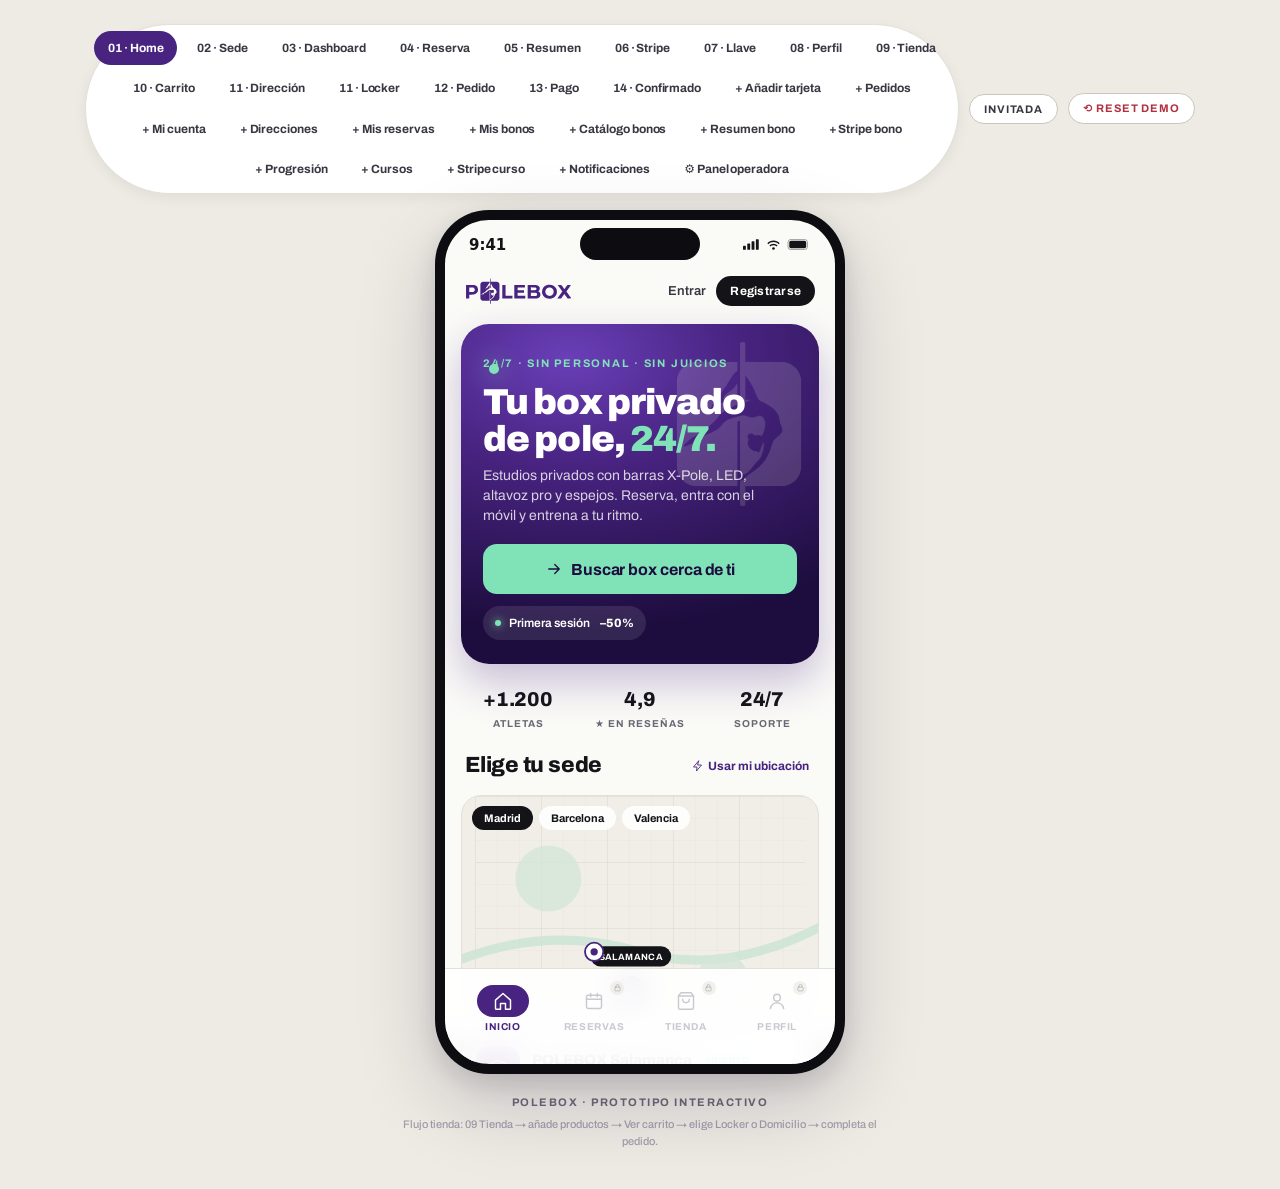
<file: index.html>
<!doctype html>
<html lang="es">
<head>
<meta charset="utf-8"/>
<meta name="viewport" content="width=device-width, initial-scale=1"/>
<title>POLEBOX · Prototipo</title>
<link rel="stylesheet" href="colors_and_type.css"/>
<style>
  html, body { margin: 0; padding: 0; background: #EDEBE3; }
  #root { min-height: 100vh; }
  button:focus-visible { outline: 2px solid #482380; outline-offset: 2px; }
  *::-webkit-scrollbar { width: 0; height: 0; }
</style>
<!-- Dependencias vendorizadas (react@18.3.1, react-dom@18.3.1, @babel/standalone@7.29.0):
     la demo funciona offline y sin depender de un CDN en runtime. -->
<script src="vendor/react.development.js"></script>
<script src="vendor/react-dom.development.js"></script>
<script src="vendor/babel.min.js"></script>
</head>
<body>
<div id="root"></div>
<!-- Capa de datos + utilidades (JS plano, sin JSX): única fuente de verdad de catálogos -->
<script src="utils.js"></script>
<script src="data/venues.js"></script>
<script src="data/products.js"></script>
<script src="data/bonos.js"></script>
<script src="data/courses.js"></script>
<script type="text/babel" src="components/Atoms.jsx"></script>
<script type="text/babel" src="components/Screen1Home.jsx"></script>
<script type="text/babel" src="components/Screen2Dashboard.jsx"></script>
<script type="text/babel" src="components/Screen3Book.jsx"></script>
<script type="text/babel" src="components/ScreenCheckout.jsx"></script>
<script type="text/babel" src="components/ScreenStripe.jsx"></script>
<script type="text/babel" src="components/ScreenCursos.jsx"></script>
<script type="text/babel" src="components/Screen4Key.jsx"></script>
<script type="text/babel" src="components/Screen5Profile.jsx"></script>
<script type="text/babel" src="components/ProfileSubScreens.jsx"></script>
<script type="text/babel" src="components/ScreenAddPayment.jsx"></script>
<script type="text/babel" src="components/AuthWall.jsx"></script>
<script type="text/babel" src="components/ScreenStore.jsx"></script>
<script type="text/babel" src="components/ScreenStoreCart.jsx"></script>
<script type="text/babel" src="components/ScreenStoreAddress.jsx"></script>
<script type="text/babel" src="components/ScreenStorePickup.jsx"></script>
<script type="text/babel" src="components/ScreenStoreOrder.jsx"></script>
<script type="text/babel" src="components/ScreenStorePayment.jsx"></script>
<script type="text/babel" src="components/ScreenStoreConfirm.jsx"></script>
<script type="text/babel" src="components/ScreenSelectSede.jsx"></script>
<script type="text/babel" src="components/ScreenBonos.jsx"></script>
<script type="text/babel" src="components/ScreenMisBonos.jsx"></script>
<script type="text/babel" src="components/ScreenGamificacion.jsx"></script>
<script type="text/babel" src="components/ScreenMisReservas.jsx"></script>
<script type="text/babel" src="components/ScreenValoracion.jsx"></script>
<script type="text/babel" src="components/ScreenNotificaciones.jsx"></script>
<script type="text/babel" src="components/ScreenOperadora.jsx"></script>
<script type="text/babel" src="App.jsx"></script>
</body>
</html>
</file>
<file: colors_and_type.css>
/* ============================================================
   POLEBOX — Colors & Type tokens
   Light-first design system for the POLEBOX app & marketing.
   ============================================================ */

/* ---------- FONTS ----------------------------------------- */
/* Primary: Archivo (geometric grotesque, close to the mark's
   wide/bold wordmark). Display use SemiBold/Bold.
   Secondary (numeric / mono): JetBrains Mono for timers & codes.
   Both loaded from Google Fonts — see README for substitution notes. */
@import url('https://fonts.googleapis.com/css2?family=Archivo:wght@400;500;600;700;800;900&family=JetBrains+Mono:wght@400;500;700&display=swap');

:root {
  /* ---------- BRAND CORE ---------- */
  --pb-morado:        #482380;   /* Morado Marca — primary brand */
  --pb-morado-deep:   #35196A;   /* hover / pressed */
  --pb-morado-ink:    #1D0D3E;   /* text on mint / deepest shade */
  --pb-menta:         #80E3B7;   /* Menta Marca — secondary brand */
  --pb-menta-soft:    #C6F2DD;   /* tinted surface */
  --pb-menta-deep:    #4FBE8A;   /* hover on mint chips / accents */

  /* ---------- NEUTRALS (light theme) ---------- */
  --pb-bg:            #FAFAF7;   /* page background — warm off-white */
  --pb-surface:       #FFFFFF;   /* cards */
  --pb-surface-2:     #F3F2EE;   /* subtle panel / muted card */
  --pb-surface-3:     #E8E6E0;   /* inputs, chips resting */
  --pb-line:          #E2E0D8;   /* hairline dividers */
  --pb-line-strong:   #C9C6BC;   /* stronger borders */

  --pb-ink:           #141318;   /* primary text, near-black */
  --pb-ink-2:         #3A3742;   /* secondary text */
  --pb-ink-3:         #6B6776;   /* tertiary / meta */
  --pb-ink-4:         #A19DAB;   /* disabled / placeholder */

  /* ---------- TINTS (on brand surfaces) ---------- */
  --pb-on-morado:     #FFFFFF;
  --pb-on-morado-dim: #D6C9EF;
  --pb-on-menta:      var(--pb-morado-ink);

  /* ---------- SEMANTIC ---------- */
  --pb-success:       #238F5B;
  --pb-success-bg:    #E4F6EC;
  --pb-warn:          #B67A12;
  --pb-warn-bg:       #FBF0D9;
  --pb-danger:        #B23040;
  --pb-danger-bg:     #FBE6E9;
  --pb-info:          var(--pb-morado);
  --pb-info-bg:       #ECE4F9;

  /* ---------- TYPE SYSTEM ---------- */
  --pb-font-display:  'Archivo', system-ui, -apple-system, 'Segoe UI', sans-serif;
  --pb-font-body:     'Archivo', system-ui, -apple-system, 'Segoe UI', sans-serif;
  --pb-font-mono:     'JetBrains Mono', ui-monospace, 'SF Mono', Menlo, monospace;

  /* Display scale — condensed, wide-bold like the wordmark */
  --pb-h1-size:       56px; --pb-h1-lh: 1.02; --pb-h1-weight: 800; --pb-h1-track: -0.02em;
  --pb-h2-size:       40px; --pb-h2-lh: 1.05; --pb-h2-weight: 800; --pb-h2-track: -0.015em;
  --pb-h3-size:       28px; --pb-h3-lh: 1.15; --pb-h3-weight: 700; --pb-h3-track: -0.01em;
  --pb-h4-size:       20px; --pb-h4-lh: 1.25; --pb-h4-weight: 700; --pb-h4-track: -0.005em;

  /* Body */
  --pb-body-size:     16px; --pb-body-lh: 1.5;
  --pb-small-size:    14px; --pb-small-lh: 1.45;
  --pb-tiny-size:     12px; --pb-tiny-lh: 1.35;

  /* Eyebrow / UPPERCASE labels — signature brand tic */
  --pb-eyebrow-size:  12px; --pb-eyebrow-weight: 700; --pb-eyebrow-track: 0.16em;

  /* Mono (timers, prices, DNI codes) */
  --pb-mono-size:     16px;

  /* ---------- SPACING / RADIUS / ELEVATION ---------- */
  --pb-space-0:  0;
  --pb-space-1:  4px;
  --pb-space-2:  8px;
  --pb-space-3:  12px;
  --pb-space-4:  16px;
  --pb-space-5:  20px;
  --pb-space-6:  24px;
  --pb-space-8:  32px;
  --pb-space-10: 40px;
  --pb-space-12: 48px;
  --pb-space-16: 64px;

  --pb-radius-xs:  6px;
  --pb-radius-sm:  10px;
  --pb-radius-md:  14px;  /* standard chip / input */
  --pb-radius-lg:  20px;  /* card */
  --pb-radius-xl:  28px;  /* hero card / bottom sheet */
  --pb-radius-pill: 999px;

  --pb-shadow-1: 0 1px 2px rgba(20,19,24,.04), 0 1px 1px rgba(20,19,24,.03);
  --pb-shadow-2: 0 4px 14px rgba(20,19,24,.06), 0 1px 2px rgba(20,19,24,.04);
  --pb-shadow-3: 0 14px 40px rgba(72,35,128,.12), 0 2px 6px rgba(20,19,24,.05);
  --pb-shadow-inset: inset 0 0 0 1px var(--pb-line);

  /* Motion — snappy, confident, no bounce */
  --pb-ease:       cubic-bezier(.2, .7, .2, 1);
  --pb-ease-out:   cubic-bezier(0, .6, .2, 1);
  --pb-dur-fast:   120ms;
  --pb-dur:        220ms;
  --pb-dur-slow:   400ms;
}

/* ---------- SEMANTIC ELEMENTS --------------------------- */
html, body {
  background: var(--pb-bg);
  color: var(--pb-ink);
  font-family: var(--pb-font-body);
  font-size: var(--pb-body-size);
  line-height: var(--pb-body-lh);
  -webkit-font-smoothing: antialiased;
  text-rendering: optimizeLegibility;
}

h1, .pb-h1 {
  font-family: var(--pb-font-display);
  font-size: var(--pb-h1-size); line-height: var(--pb-h1-lh);
  font-weight: var(--pb-h1-weight); letter-spacing: var(--pb-h1-track);
  margin: 0; color: var(--pb-ink);
}
h2, .pb-h2 {
  font-family: var(--pb-font-display);
  font-size: var(--pb-h2-size); line-height: var(--pb-h2-lh);
  font-weight: var(--pb-h2-weight); letter-spacing: var(--pb-h2-track);
  margin: 0; color: var(--pb-ink);
}
h3, .pb-h3 {
  font-family: var(--pb-font-display);
  font-size: var(--pb-h3-size); line-height: var(--pb-h3-lh);
  font-weight: var(--pb-h3-weight); letter-spacing: var(--pb-h3-track);
  margin: 0; color: var(--pb-ink);
}
h4, .pb-h4 {
  font-family: var(--pb-font-display);
  font-size: var(--pb-h4-size); line-height: var(--pb-h4-lh);
  font-weight: var(--pb-h4-weight); letter-spacing: var(--pb-h4-track);
  margin: 0; color: var(--pb-ink);
}
p, .pb-body { font-size: var(--pb-body-size); line-height: var(--pb-body-lh); color: var(--pb-ink-2); margin: 0; }
small, .pb-small { font-size: var(--pb-small-size); line-height: var(--pb-small-lh); color: var(--pb-ink-3); }
.pb-tiny { font-size: var(--pb-tiny-size); line-height: var(--pb-tiny-lh); color: var(--pb-ink-3); }

.pb-eyebrow {
  font-size: var(--pb-eyebrow-size);
  font-weight: var(--pb-eyebrow-weight);
  letter-spacing: var(--pb-eyebrow-track);
  text-transform: uppercase;
  color: var(--pb-morado);
}
.pb-mono { font-family: var(--pb-font-mono); font-variant-numeric: tabular-nums; }

a { color: var(--pb-morado); text-underline-offset: 3px; }
hr { border: 0; border-top: 1px solid var(--pb-line); }
::selection { background: var(--pb-menta); color: var(--pb-morado-ink); }
</file>
